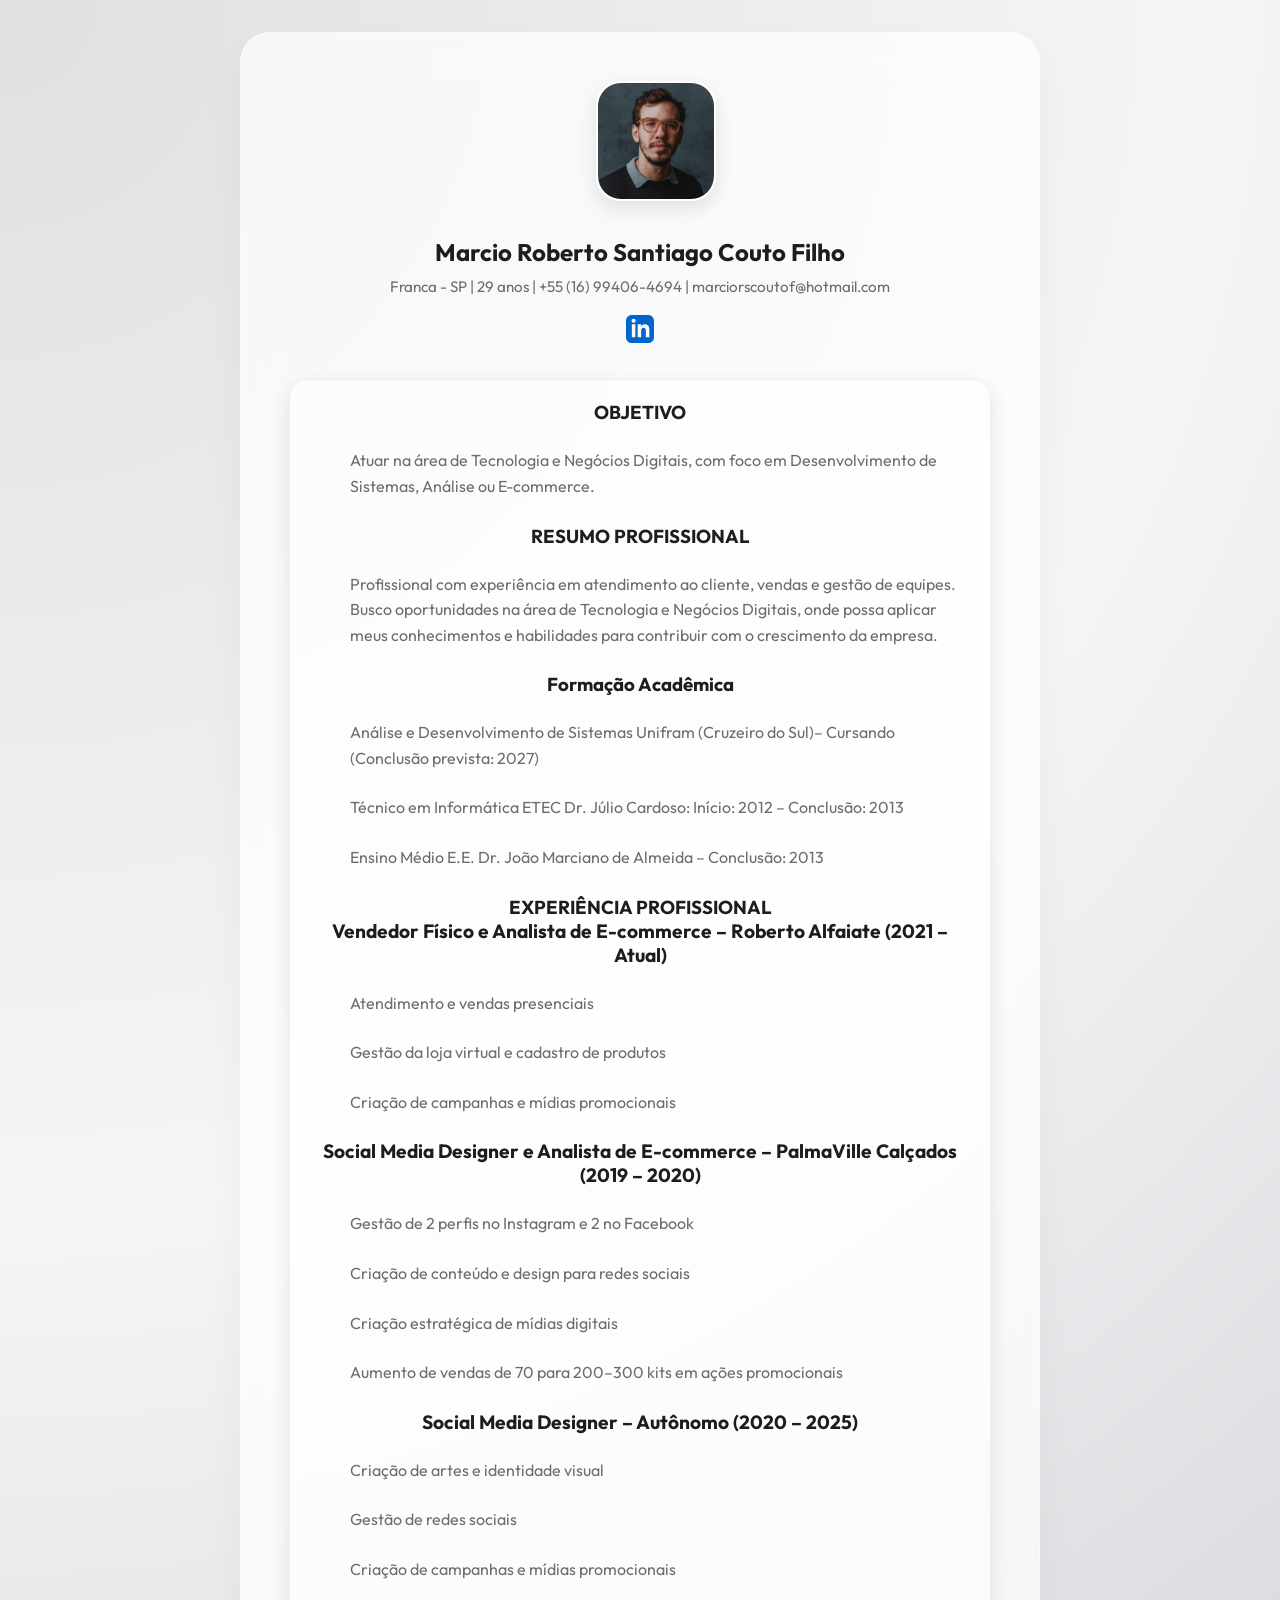
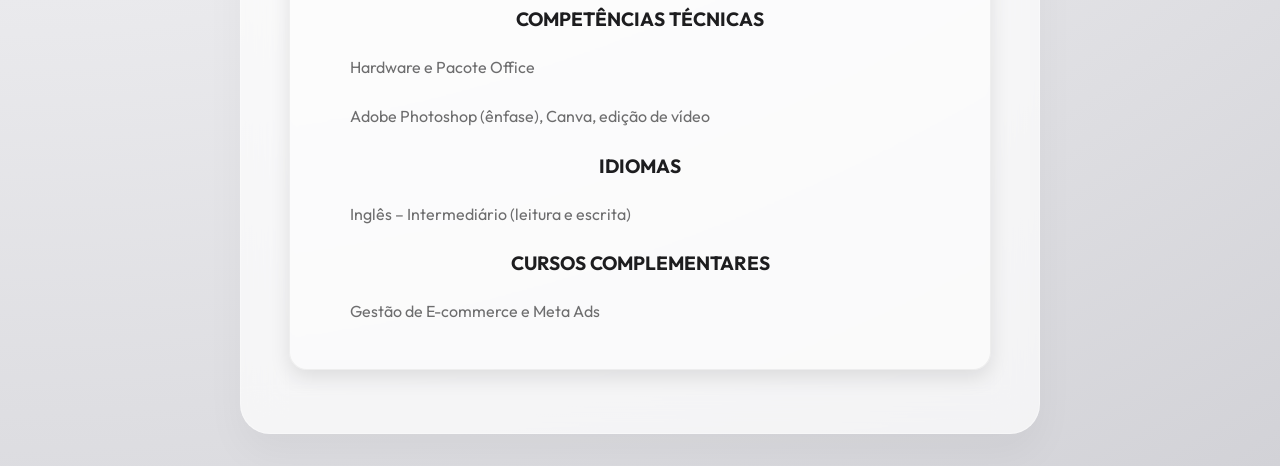
<file: Curso/introducao/portifoleo/Curriculum.html>
<!DOCTYPE html>
<html lang="pt-br">
<!--curriculum vitae-->

<head>
    <meta charset="UTF-8">
    <meta name="viewport" content="width=device-width, initial-scale=1.0">
    <link rel="stylesheet" href="curriculum.css">
    <link rel="preconnect" href="https://fonts.googleapis.com">
    <link rel="preconnect" href="https://fonts.gstatic.com" crossorigin>
    <link href="https://fonts.googleapis.com/css2?family=Outfit:wght@300;400;600&display=swap" rel="stylesheet">
    <title>Curriculum Vitae</title>
</head>

<body>
    <main>
        <section class="hero">
            <div class="avatar-container">
                <img src="images/minhafoto.jpeg" alt="Foto de Marcio Couto" class="avatar">
            </div>
            <div class="bio-card">
                <div class="bio-info">
                    <h1>Marcio Roberto Santiago Couto Filho</h1>
                    <p class="bio-contact">Franca - SP | 29 anos | +55 (16) 99406-4694 | marciorscoutof@hotmail.com</p>
                    <div class="social-links">
                        <a href="https://www.linkedin.com/in/marcio-roberto-b4196b13b" target="_blank"
                            class="linkedin-icon">
                            <svg xmlns="http://www.w3.org/2000/svg" viewBox="0 0 24 24" fill="currentColor" width="28"
                                height="28">
                                <path
                                    d="M19 0h-14c-2.761 0-5 2.239-5 5v14c0 2.761 2.239 5 5 5h14c2.762 0 5-2.239 5-5v-14c0-2.761-2.238-5-5-5zm-11 19h-3v-11h3v11zm-1.5-12.268c-.966 0-1.75-.79-1.75-1.764s.784-1.764 1.75-1.764 1.75.79 1.75 1.764-.783 1.764-1.75 1.764zm13.5 12.268h-3v-5.604c0-3.368-4-3.113-4 0v5.604h-3v-11h3v1.765c1.396-2.586 7-2.777 7 2.476v6.759z" />
                            </svg>
                        </a>
                    </div>
                </div>
            </div>
            <div class="project-card">
                <div class="project-info">
                    <h3>OBJETIVO</h3>
                    <p>Atuar na área de Tecnologia e Negócios Digitais, com foco em Desenvolvimento de
                        Sistemas,
                        Análise ou E-commerce.</p>
                    <h3>RESUMO PROFISSIONAL</h3>
                    <p>Profissional com experiência em atendimento ao cliente, vendas e gestão de equipes.
                        Busco
                        oportunidades na área de Tecnologia e Negócios Digitais, onde possa aplicar meus
                        conhecimentos e
                        habilidades para contribuir com o crescimento da empresa.</p>
                    <h3>Formação Acadêmica</h3>
                    <ul class="curriculum-list">
                        <li>
                            <p>Análise e Desenvolvimento de Sistemas Unifram (Cruzeiro do Sul)– Cursando
                                (Conclusão
                                prevista: 2027)</p>
                        </li>
                        <li>
                            <p>Técnico em Informática ETEC Dr. Júlio Cardoso: Início: 2012 – Conclusão:
                                2013
                            </p>
                        </li>
                        <li>
                            <p>Ensino Médio E.E. Dr. João Marciano de Almeida – Conclusão: 2013</p>
                        </li>
                    </ul>
                    <h3>EXPERIÊNCIA PROFISSIONAL</h3>
                    <ul class="curriculum-list">
                        <li>
                            <h4>Vendedor Físico e Analista de E-commerce – Roberto Alfaiate (2021 –
                                Atual)</h4>
                            <p> Atendimento e vendas presenciais</p>
                            <p> Gestão da loja virtual e cadastro de produtos</p>
                            <p> Criação de campanhas e mídias promocionais</p>
                        </li>
                        <li>
                            <h4>Social Media Designer e Analista de E-commerce – PalmaVille Calçados
                                (2019 –
                                2020)</h4>
                            <p> Gestão de 2 perfis no Instagram e 2 no Facebook</p>
                            <p> Criação de conteúdo e design para redes sociais</p>
                            <p> Criação estratégica de mídias digitais</p>
                            <p> Aumento de vendas de 70 para 200–300 kits em ações promocionais</p>
                        </li>
                        <li>
                            <h4>Social Media Designer – Autônomo (2020 – 2025)</h4>
                            <p> Criação de artes e identidade visual</p>
                            <p> Gestão de redes sociais</p>
                            <p> Criação de campanhas e mídias promocionais</p>
                        </li>
                        <li>
                            <h4>COMPETÊNCIAS TÉCNICAS</h4>
                            <p> Hardware e Pacote Office</p>
                            <p> Adobe Photoshop (ênfase), Canva, edição de vídeo</p>
                        </li>
                        <li>
                            <h4>IDIOMAS</h4>
                            <p> Inglês – Intermediário (leitura e escrita)</p>
                        </li>
                        <li>
                            <h4>CURSOS COMPLEMENTARES</h4>
                            <p> Gestão de E-commerce e Meta Ads</p>
                        </li>
                    </ul>

        </section>
    </main>

</body>

</html>
</file>
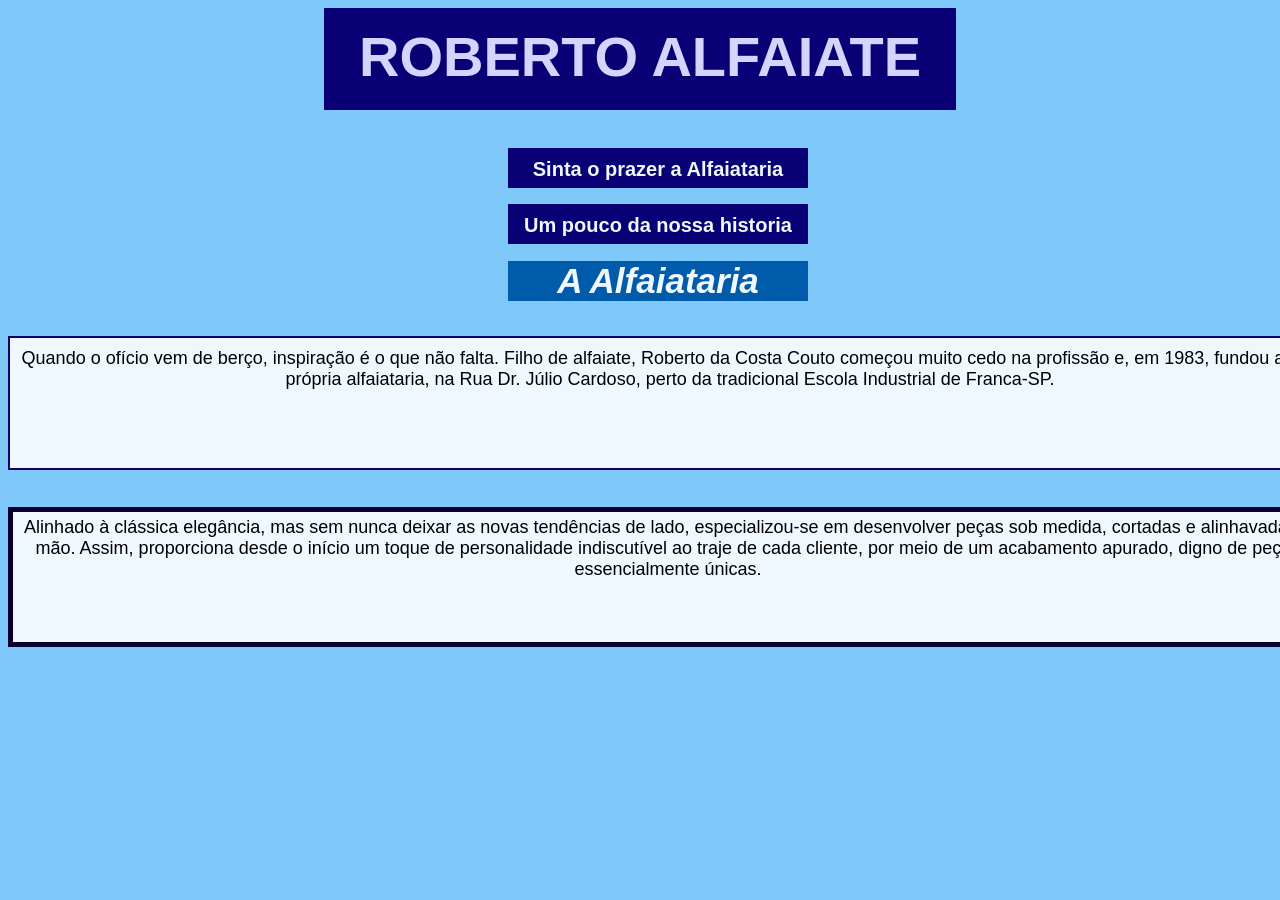
<file: Curso/introducao/udemy/Estrutura base.html>
<!doctype html>
<link rel="stylesheet" href="estruturabase.css"
<html lang="pt-br"> 

    <head>
        <title>Roberto Alfaiate</title>
        <meta charset="utf-8"> 
        <meta name="description" content="Sinta o Prazer a Alfaiataria">
        <meta name="author" content="Marcio Couto"> 
    </head>


    <Body>
        <!--comentario -->
        <h1>Roberto Alfaiate</h1>
        <h2>Sinta o prazer a Alfaiataria</h2>
        <h2> Um pouco da nossa historia</h2>
        <h3></strong><i>A Alfaiataria</i></strong></h3>

<p>Quando o ofício vem de berço, inspiração é o que não falta. Filho de alfaiate, 
Roberto da Costa Couto começou muito cedo na profissão e, em 1983, fundou a 
sua própria alfaiataria, na Rua Dr. Júlio Cardoso, perto da tradicional 
Escola Industrial de Franca-SP.</p>
<br>
<p class="p1"> Alinhado à clássica elegância, mas sem nunca deixar as novas tendências de lado,
especializou-se em desenvolver peças sob medida, cortadas e alinhavadas à mão.
Assim, proporciona desde o início um toque de personalidade indiscutível ao
traje de cada cliente, por meio de um acabamento apurado, digno de peças 
essencialmente únicas.</p>


    </Body>

</html>
</file>
<file: Curso/introducao/portifoleo/curriculum.css>
:root {
    --apple-bg: #f5f5f7;
    --apple-card: #ffffff;
    --apple-text: #1d1d1f;
    --apple-skill-bg: rgba(0, 0, 0, 0.03);
    --apple-text-secondary: #6d6d6e;
    --apple-accent: #0066cc;
    --font-main: 'Outfit', sans-serif;
}

* {
    margin: 0;
    padding: 0;
    box-sizing: border-box;
}

body {
    background: radial-gradient(circle at top left, #e0e0e0, #f5f5f7, #d2d2d7);
    background-color: var(--apple-bg);
    font-family: var(--font-main);
    color: var(--apple-text);
    display: flex;
    justify-content: center;
    align-items: center;
    min-height: 100vh;
    margin: 2rem;
}

.hero {
    background-color: rgba(255, 255, 255, 0.7);
    backdrop-filter: blur(20px);
    padding: 3rem;
    border: 1px solid rgba(255, 255, 255, 0.3);
    border-radius: 30px;
    max-width: 800px;
    box-shadow: 0px 20px 40px rgba(0, 0, 0, 0.04);
    text-align: center;

}

.avatar-container {
    margin-bottom: 2rem;
}

.avatar {
    width: 120px;
    height: 120px;
    object-fit: cover;
    border-radius: 25px;
    border: 2px solid white;
    box-shadow: 0px 8px 20px rgba(0, 0, 0, 0.1);
    margin-left: 2rem;
}

p {
    line-height: 1.6;
    color: var(--apple-text-secondary);
    margin-top: 1.5rem;
    margin-bottom: 1.5rem;
    margin-left: 2.5rem;
    font-size: 1rem;
    text-align: left;
}

.project-info h4 {
    font-size: 1.2rem;
    margin-bottom: 4px;
}

.project-card {
    background: rgba(255, 255, 255, 0.5);
    border: 1px solid rgba(0, 0, 0, 0.05);
    border-radius: 18px;
    padding: 20px;
    margin-bottom: 15px;
    margin-top: 2rem;
    display: flex;
    justify-content: space-between;
    align-items: center;
    transition: all 0.3s ease;
    box-shadow: 0px 8px 20px rgba(0, 0, 0, 0.1);
}

.bio-info {
    width: 100%;
    text-align: center;
}

.bio-contact {
    font-size: 0.95rem;
    color: var(--apple-text-secondary);
    margin: 0.5rem 0 1rem 0 !important;
    text-align: center;
}

.social-links {
    display: flex;
    justify-content: center;
    gap: 15px;
}

.linkedin-icon {
    color: var(--apple-accent);
    text-decoration: none;
    transition: transform 0.2s ease, opacity 0.2s ease;
}

.linkedin-icon:hover {
    transform: scale(1.1);
    opacity: 0.8;
}

li {
    list-style-type: none;
}
</file>
<file: Curso/introducao/udemy/estruturabase.css>
body {
    background-color: rgb(126, 200, 250) ;
}
h1{
    margin-top: 5px;
    text-align: center;
    width: 600px;
    height: 70px;
    font-family: Arial, Helvetica, sans-serif;
    font-size: 56px;
    color: rgb(212, 212, 255);
    background-color: rgb(8, 0, 116);
    text-transform: uppercase;
    padding: 16px;
    margin-left: auto;
    margin-right: auto;
}
p{
    margin-top: 1px;
    background-color: aliceblue;
    font-family: Arial, Helvetica, sans-serif;
    font-size: 18px;
    text-align: center;
    width: 1300px;
    height: 120px;
    padding-top: 10px;
    padding-left: 10px;
    padding-right: 10px;
    border-width: 2px;
    border-style: solid;
    border-color: rgb(16, 0, 105);
}
h2{
    margin-top: 1px;
    font-family: Arial, Helvetica, sans-serif;
    text-align: center;
    font-size: 20px;
    color: aliceblue;
    background-color: rgb(8, 0, 116);
    width: 300px;
    height: 30px;
    padding-top: 10px;
    margin-left: 500px;
    
}
h3{
    margin-top: 1px;
    background-color: rgb(0, 91, 170);
    font-family: Arial, Helvetica, sans-serif;
    text-align: center;
    color: aliceblue;
    font-size: 35px;
    margin-left: 500px;
    width: 300px;
    height: 40px;
}
.p1{
    padding: 5px;
    border: 5px solid rgb(7, 0, 48);
}
</file>
